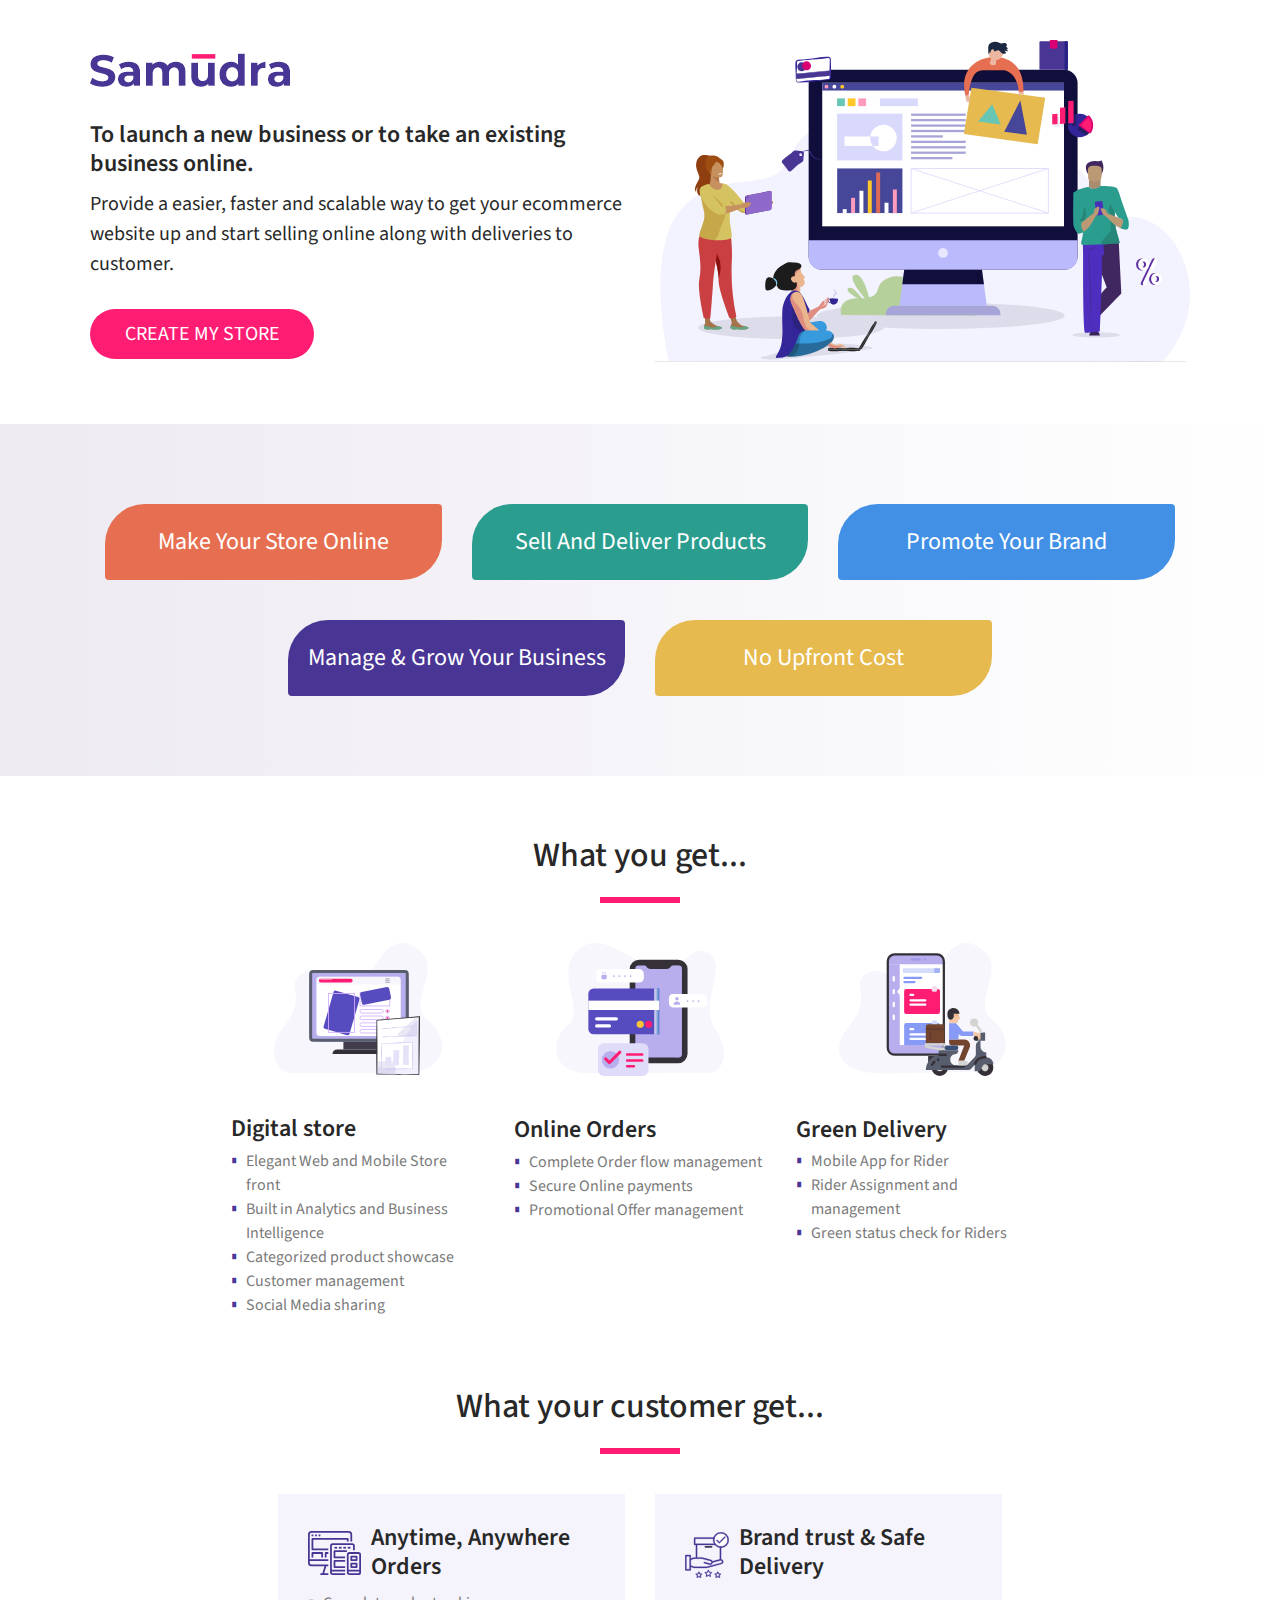
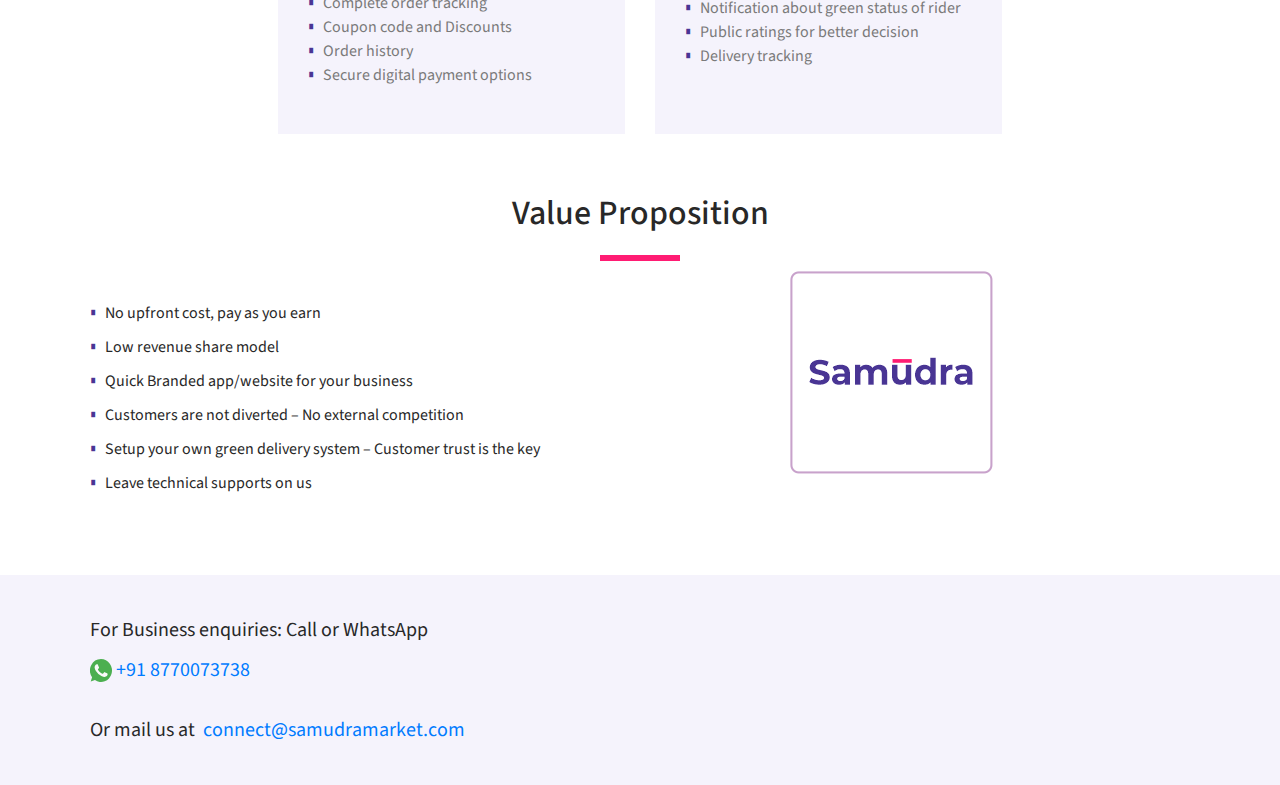
<file: Samudra/Samudra-UI/index.html>
<!doctype html>
<html>
<head>
	<title>Samudra</title>
	<meta charset="UTF-8">
	<meta name="keywords" content="ecommerce, online, products, shopping, samudra, store, food, groceries">
    <meta name="description" content="To launch a new business or to take an existing business online.  Provide a easier, faster and scalable way to get your ecommerce website up and start selling online along with deliveries to customer.">
    <meta name="author" content="Transility">
    <meta name="viewport" content="width=device-width, initial-scale=1.0">
	
	<link href="https://fonts.googleapis.com/css2?family=Source+Sans+Pro:wght@300;400;600;700;900&display=swap" rel="stylesheet">
	<link rel="stylesheet" href="assets/css/bootstrap/bootstrap.min.css">
	<link rel="icon" type="image/x-icon" sizes="16x16" href="assets/images/icon/favicon.ico">
	<link href="assets/css/style.css" rel="stylesheet">
</head>
<body>
	
	<!-- This is banner section-->		
	 <section class="banner">
		<div class="container">
			<div class="row banner-top">
             <div class="col-12 col-md-6 align-items-center">
                 <div class="banner-caption">
					<img src="assets/images/png/logo.png" class="img-fluid" alt="logo">
					<h3>To launch a new business or to take an existing business online.</h3>
					<p>Provide a easier, faster and scalable way to get your ecommerce website up and start selling online along with deliveries to customer.</p>
				    <div class="store-button">
					<a href="https://api.whatsapp.com/send?phone=+9187700 73738&text=Hi%2C+I+am+Interested+to+Create+my+store." target="_blank">Create My Store</a>	 
				    </div>
				</div>
			</div>
	
		         <div class="col-12 col-md-6">
					<div class="banner-image">
				        <img src="assets/images/svg/banner-image.svg" class="img-fluid" alt="banner">
					</div>
				</div>
		   </div>
	</div>
</section>
	
<!-- This is the tags section-->
<section class="tags attribute-section">
<div class="container">
		
	<div class="row attribute-section-row-1 tags-mr d-flex justify-content-center">
	    <div class="col-12 col-md-4 col-sm-12">
			<div class="tag-a orange-bg">Make Your Store Online</div>
		</div>
		<div class="col-12 col-md-4 col-sm-12">
			<div class="tag-a green-bg">Sell And Deliver Products</div>
		</div>
		<div class="col-12 col-md-4 col-sm-12">
			<div class="tag-a blue-bg">Promote Your Brand</div>	
		</div>			
	</div>
		<div class="row attribute-section-row-2 d-flex justify-content-center">
	      <div class="col-12 col-md-4 col-sm-12">
			<div class="tag-a purple-bg">Manage & Grow Your Business</div>
			</div>
			<div class="col-12 col-md-4 col-sm-12">
			<div class="tag-a yellow-bg">No Upfront Cost</div>
			</div>
		</div>
</div>
</section>

<!-- This is the What-you-get section-->
		
<section class="what-you-get">
	<div class="container">
	<h1>What you get...</h1>
     <div class="row wyg justify-content-center">
	    <div class="col-12 col-sm-12 col-md-3 wyg-card">
			<div class="wyg-box">
				<div class="wyg-img">
		  <img src="assets/images/svg/wyg-1.svg" class="img-fluid" alt="wyg-1">
				</div>
				<div class="wyg-content">
		  <h3 class="mt-0">Digital store</h3>
		     <ul>
                   <li>Elegant Web and Mobile Store front</li>
                   <li>Built in Analytics and Business Intelligence </li>
                   <li>Categorized product showcase</li>
			       <li>Customer management</li>
			       <li>Social Media sharing</li>
              </ul> 
					</div>
		</div>
			</div>
		 <!--<div class="col-12 col-sm-12 col-md-3 wyg-card">
		   <img src="assets/images/wyg-2.svg" class="img-fluid" alt="wyg-2">
		   <h3>Products Showcasing</h3>
		   <ul>
                   <li>Shopping cart</li>
                   <li>End User Management</li>
                   <li>Promotional Offers</li>
              </ul> 
		</div>-->
		 <div class="col-12 col-sm-12 col-md-3 wyg-card">
		   <img src="assets/images/svg/wyg-3.svg" class="img-fluid" alt="wyg-3">
		   <h3>Online Orders</h3>
		   <ul>
                   <li>Complete Order flow management</li>
                   <li>Secure Online payments</li>
                   <li>Promotional Offer management</li>
              </ul> 
		</div>
		 <div class="col-12 col-sm-12 col-md-3 wyg-card">
		   <img src="assets/images/svg/wyg-4.svg" class="img-fluid" alt="wyg-4">
		   <h3>Green Delivery</h3>
		   <ul>
                  <li>Mobile App for Rider</li>
                 <li>Rider Assignment and management </li>
			    <li>Green status check for Riders</li>  
              </ul> 	 
		</div>
	 </div>
	</div>
</section>
	
<!-- This is the What your customer get... section-->
<section class="What-your-customer-get">
<div class="container">
	<h1>What your customer get...</h1>
	<div class="row wycg justify-content-center">
	    <div class="col-md-4 col-12 col-sm-12">
			<div class="wycg-card">
			<div class="media wycg-title">
             <img class="mr-3 img-fluid" src="assets/images/svg/wycg-1.svg" alt="wycg-1">
              <div class="media-body">
                <h3 class="mt-0 wycg-heading">Anytime, Anywhere Orders  </h3>
			  </div>
             </div>
			 <ul>
                   <li>Complete order tracking</li>
				 <li> Coupon code and Discounts</li>
                   <li>Order history </li>
                   <li>Secure digital payment options </li>
              </ul>
          </div>
		</div>
		
		<!--<div class="col-md-4 col-12 col-sm-12">
			<div class="wycg-card">
			<div class="media wycg-title">
             <img class="mr-3 img-fluid" src="assets/images/wycg-2.svg" alt="wycg-2">
              <div class="media-body">
                <h3 class="mt-0">Promo coupons and ratings</h3>
              </div>
             </div>
			<ul>
                   <li>Coupon code and Discounts</li>
                     <li>Updates on products</li>
            </ul>
          </div>
		</div> -->
		
		
		<div class="col-md-4 col-12 col-sm-12 ">
			<div class="wycg-card">
			<div class="media wycg-title">
             <img class="mr-3 img-fluid" src="assets/images/svg/wycg-3.svg" alt="wycg-3">
              <div class="media-body">
                <h3 class="mt-0">Brand trust & Safe Delivery </h3>
              </div>
             </div>
			<ul>
                   <li>Notification about green status of rider </li>
                     <li>Public ratings for better decision</li>
                     <li>Delivery tracking</li>
                  </ul>
          </div>	
		</div>
	</div>	
</div>
</section>
	
<!-- How (Our Name) is better then... section-->
<section class="our-name">
<div class="container">
	<h1>Value Proposition</h1>
	<div class="row">
		 <div class="col-12 col-md-6 col-sm-12 our-name-left">
			<ul>
                   <li>No upfront cost, pay as you earn</li>
                     <li>Low revenue share model </li>
                     <li>Quick Branded app/website for your business  </li>
					 <li>Customers are not diverted – No external competition </li>
				<li>Setup your own green delivery system – Customer trust is the key</li>
					 <li>Leave technical supports on us</li>
				
				
			 </ul>	 
		</div>
		
		<div class="col-12 col-md-6 col-sm-12">
			<div class="brand-logo img-fluid"><img src="assets/images/png/brand.png" alt="brand-logo"></div>
			</div>
           
         </div>
	</div>	
</div>
</section>
	
<!-- footer section-->
<footer>
	<div class="container">
		<div class="row justify-content-between align-items-center">
		 <div class="col-auto footer-left">
			 <div class="footer-whtsap">
			<p>For Business  enquiries: Call or WhatsApp</p>
				 <a href="https://api.whatsapp.com/send?phone=+9187700 73738&text=Hi%2C+I+am+interested+to+Create+my+Store." target="_blank">
			<img src="assets/images/svg/whatsapp.svg" alt="whatsapp">&nbsp;<span>+91 8770073738</span></a>
<br><br> Or mail us at &nbsp;<a href="mailto:connect@samudramarket.com?subject=I am interested to Create my Store.">connect@samudramarket.com </a>
            </div>
	    </div>
			
		<div class="col-auto footer-right">
	<!--	<p>Let us reach you:</p>
			<form>
				<label for="phone"></label>
                <input type="tel" id="phone" name="phone" class="phone-number" placeholder="Enter Mobile Number" pattern="[0-9]{3}-[0-9]{3}-[0-9]{4}" maxlength="10">
				<button type="button" class="send-btn">Send</button>
			</form> -->
         </div>
		</div>
	</div>
</footer>

</body>
</html>
</file>
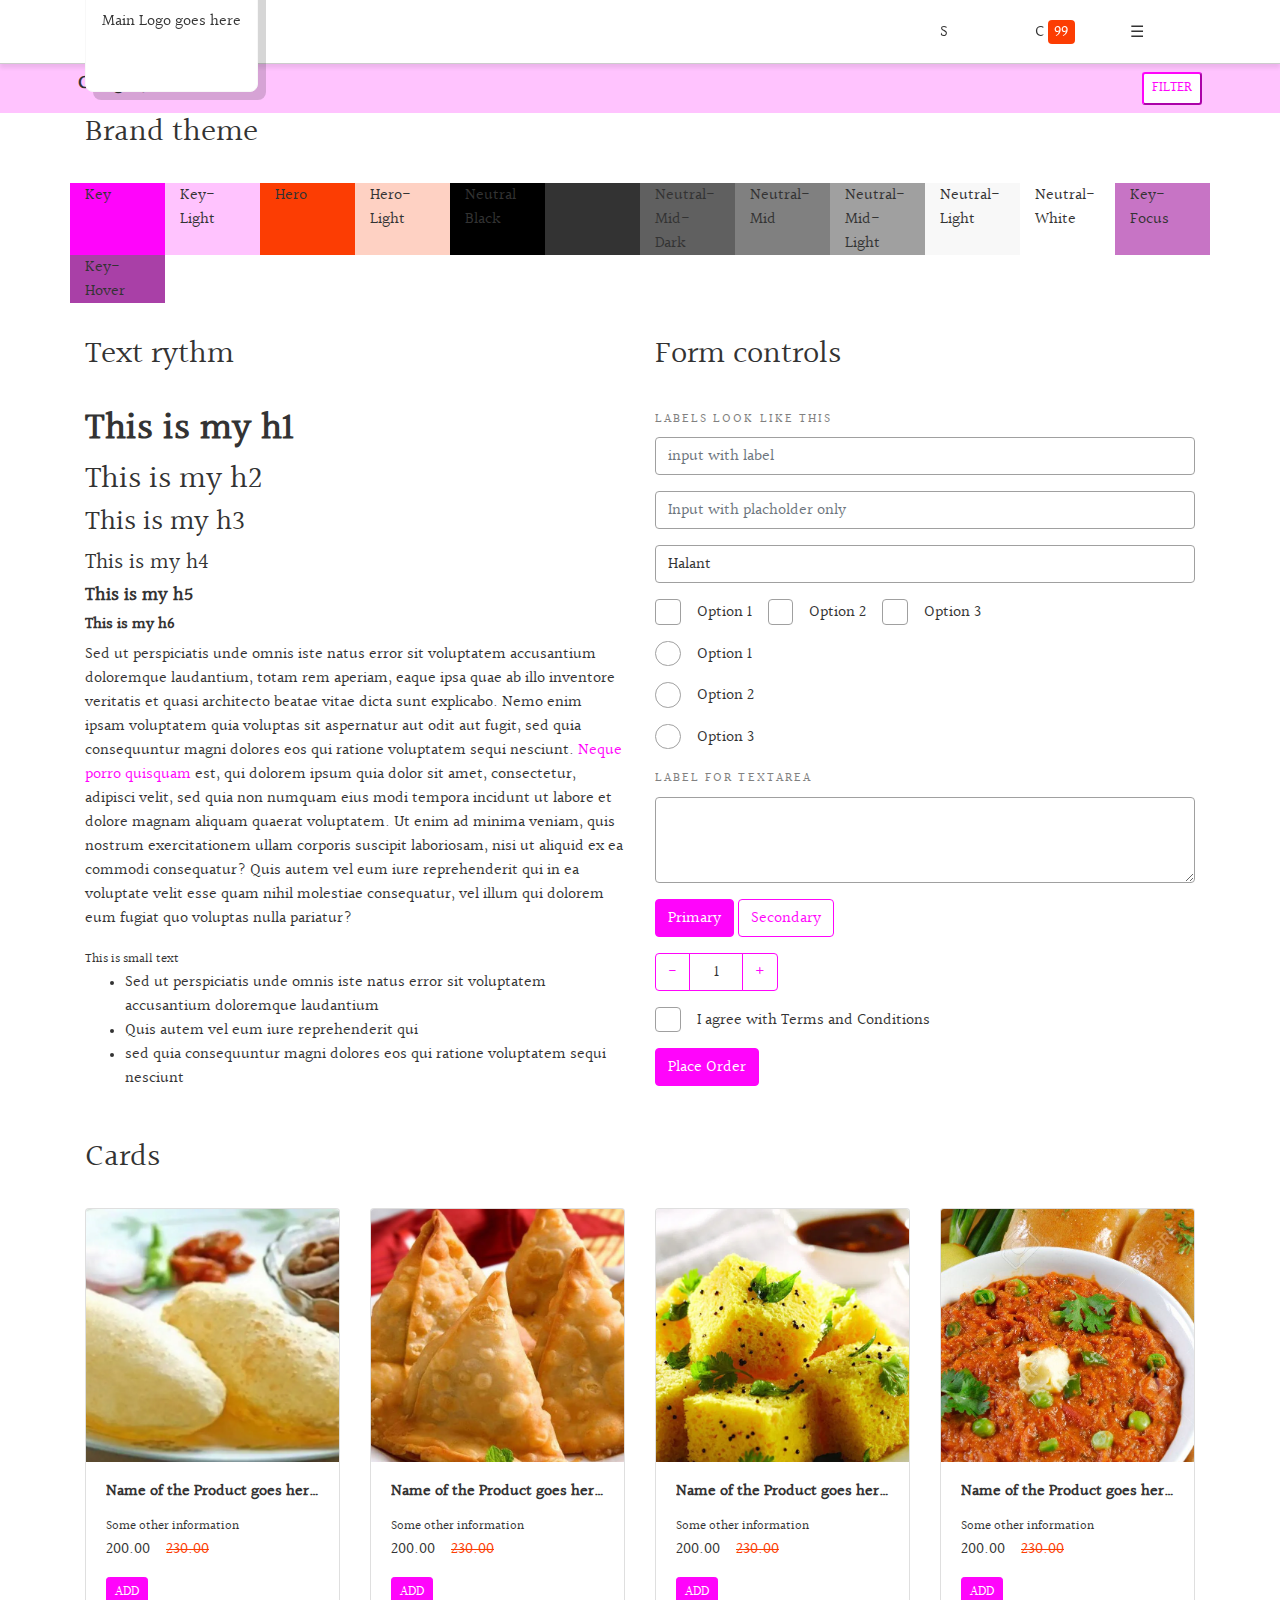
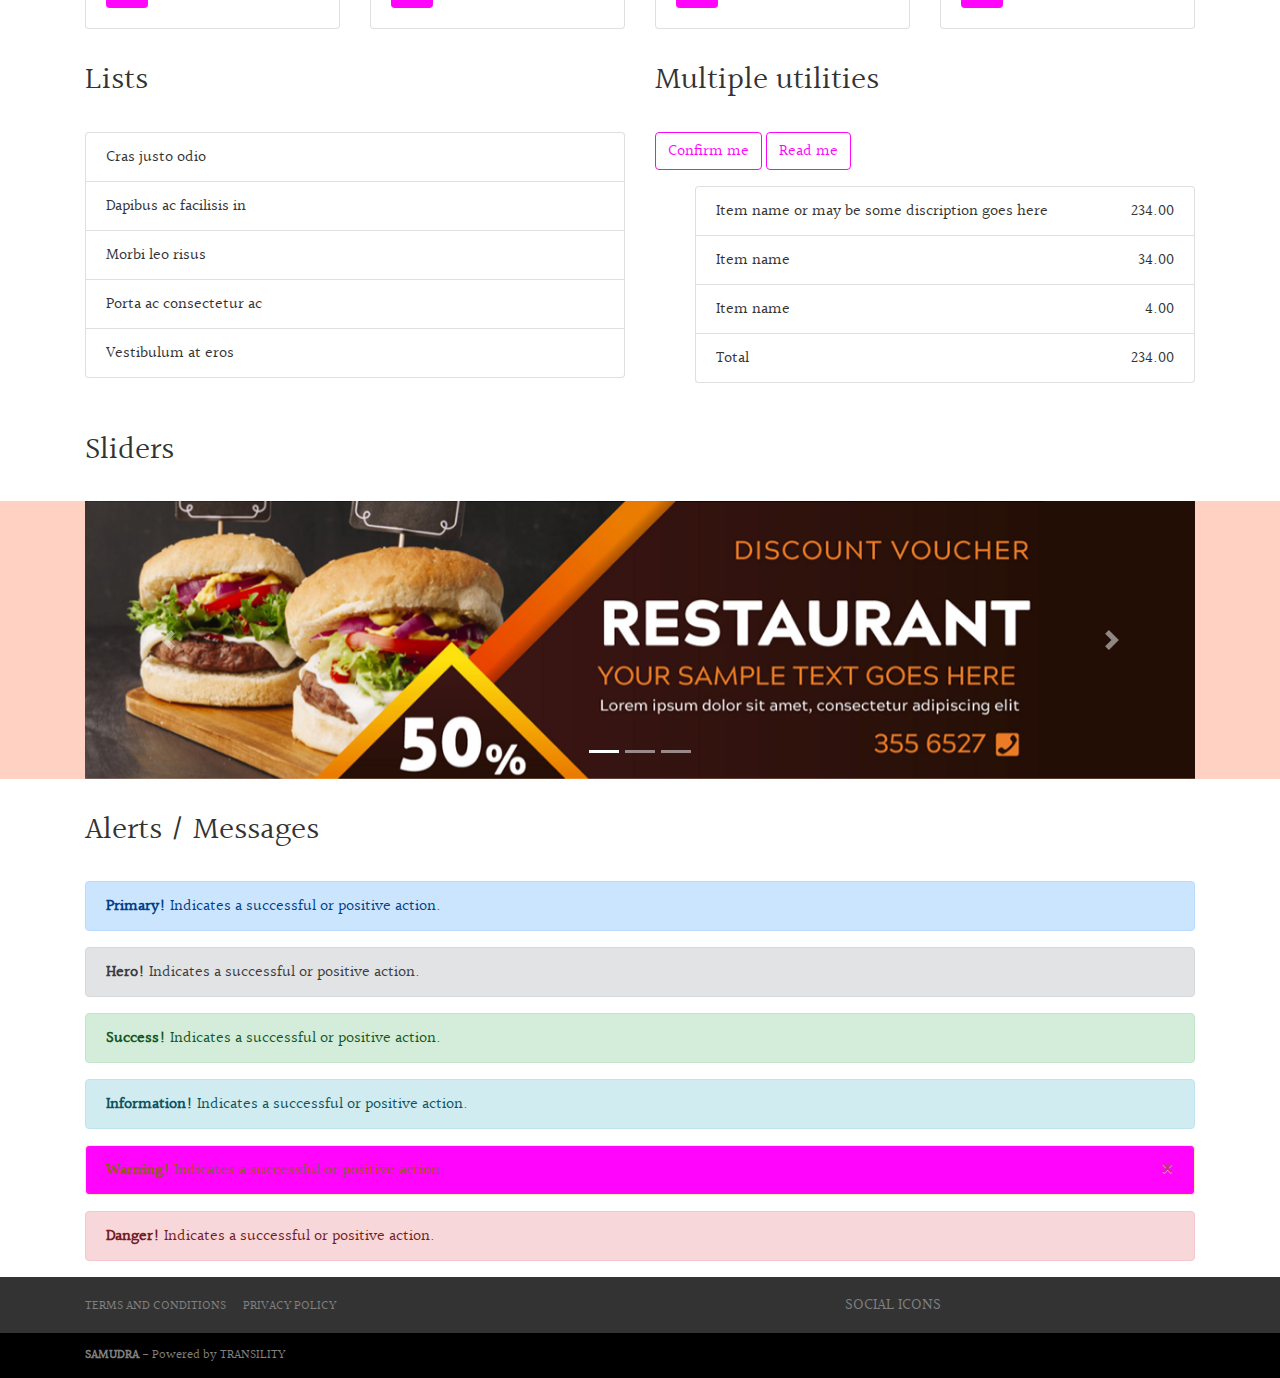
<file: Whitelabel/Whitelabel-UI/catalog.html>
<!doctype html>
<html lang="en">
<head>
<meta charset="utf-8">
<meta name="viewport" content="width=device-width, initial-scale=1.0">
<title>Catalog</title>
<link href="assets/css/bootstrap/bootstrap.min.css" rel="stylesheet" type="text/css">
<link href="assets/css/odms.css" rel="stylesheet" type="text/css">
<script src="assets/js/jquery/jquery-3.4.1.min.js"></script>
<script src="assets/js/bootstrap/bootstrap.min.js"></script>
<script src="assets/js/odms.js"></script>
</head>
<body>

	<!--Header-->
	<header>
	<div class="container">
		<div class="brander">Main Logo goes here</div>
	<div class="row">
		<div class="col-xl-9 col-lg-9 col-md-6 col-sm-4 col-xs-4 col-4"><div class="logo"></div></div>
		<div class="col-xl-1 col-lg-1 col-md-2 col-sm-2 col-xs-2 col-2 align-items-center"><div>S</div></div>
		<div class="col-xl-1 col-lg-1 col-md-2 col-sm-4 col-xs-4 col-4"><div>C<span class="badge ml-1">99</span></div></div>
		<div class="col-xl-1 col-lg-1 col-md-2 col-sm-2 col-xs-2 col-2"><div id="hamburger">&#9776;</div></div>
	</div>
	</div>
	</header>
	<div class="skin-key">
	<div class="container p-2">
	<div class="row">
		<div class="col-xl-10 col-lg-10 col-md-10 col-sm-8 col-xs-8 col-8 align-items-center"><h5>Category name</h5></div>
		<div class="col-xl-2 col-lg-2 col-md-2 col-sm-4 col-xs-4 col-4 text-right"><button class="btn-secondary btn-sm">FILTER</button></div>
	</div>
	</div>
	</div>
	<div class="container page">
	<!------------------------------------------------>	
	
	<!--Brand-->
	<div class="segment">	
	<h2 class="segment-title">Brand theme</h2>
	<div class="row">
		<div class="col-xl-1 col-lg-1 col-md-1 col-sm-1 col-xs-1 col-1" style="background-color:var(--key-color); ">Key</div>
		<div class="col-xl-1 col-lg-1 col-md-1 col-sm-1 col-xs-1 col-1" style="background-color:var(--key-light);">Key-Light</div>		
		<div class="col-xl-1 col-lg-1 col-md-1 col-sm-1 col-xs-1 col-1" style="background-color:var(--hero-color);">Hero</div>
		<div class="col-xl-1 col-lg-1 col-md-1 col-sm-1 col-xs-1 col-1" style="background-color:var(--hero-light);">Hero-Light</div>		
		<div class="col-xl-1 col-lg-1 col-md-1 col-sm-1 col-xs-1 col-1" style="background-color:var(--neutral-black);">Neutral Black</div>
		<div class="col-xl-1 col-lg-1 col-md-1 col-sm-1 col-xs-1 col-1" style="background-color:var(--neutral-dark);">Neutral Dark</div>
		<div class="col-xl-1 col-lg-1 col-md-1 col-sm-1 col-xs-1 col-1" style="background-color:var(--neutral-mid-dark);">Neutral-Mid-Dark</div>
		<div class="col-xl-1 col-lg-1 col-md-1 col-sm-1 col-xs-1 col-1" style="background-color:var(--neutral-mid);">Neutral-Mid</div>
		<div class="col-xl-1 col-lg-1 col-md-1 col-sm-1 col-xs-1 col-1" style="background-color:var(--neutral-mid-light);">Neutral-Mid-Light</div>
		<div class="col-xl-1 col-lg-1 col-md-1 col-sm-1 col-xs-1 col-1" style="background-color:var(--neutral-light);">Neutral-Light</div>
		<div class="col-xl-1 col-lg-1 col-md-1 col-sm-1 col-xs-1 col-1" style="background-color:var(--neutral-white);">Neutral-White</div>
		<div class="col-xl-1 col-lg-1 col-md-1 col-sm-1 col-xs-1 col-1" style="background-color:var(--key-focus);">Key-Focus</div>
		<div class="col-xl-1 col-lg-1 col-md-1 col-sm-1 col-xs-1 col-1" style="background-color:var(--key-hover);">Key-Hover</div>		
	</div>
	</div>		
	
<div class="row segment">
<div class="col-xl-6 col-lg-6 col-md-6 col-sm-12 col-xs-12 col-12">
	<!--Typerythm-->
	<h2 class="segment-title">Text rythm</h2>		
	<h1>This is my h1</h1>
	<h2>This is my h2</h2>
	<h3>This is my h3</h3>
	<h4>This is my h4</h4>
	<h5>This is my h5</h5>
	<h6>This is my h6</h6>
	<p>
		Sed ut perspiciatis unde omnis iste natus error sit voluptatem accusantium doloremque laudantium, totam rem aperiam, eaque ipsa quae ab illo inventore veritatis et quasi architecto beatae vitae dicta sunt explicabo. Nemo enim ipsam voluptatem quia voluptas sit aspernatur aut odit aut fugit, sed quia consequuntur magni dolores eos qui ratione voluptatem sequi nesciunt. <a href="">Neque porro quisquam</a> est, qui dolorem ipsum quia dolor sit amet, consectetur, adipisci velit, sed quia non numquam eius modi tempora incidunt ut labore et dolore magnam aliquam quaerat voluptatem. Ut enim ad minima veniam, quis nostrum exercitationem ullam corporis suscipit laboriosam, nisi ut aliquid ex ea commodi consequatur? Quis autem vel eum iure reprehenderit qui in ea voluptate velit esse quam nihil molestiae consequatur, vel illum qui dolorem eum fugiat quo voluptas nulla pariatur?
	</p>
	<small>This is small text</small>
	<ul>
		<li>Sed ut perspiciatis unde omnis iste natus error sit voluptatem accusantium doloremque laudantium</li>
		<li>Quis autem vel eum iure reprehenderit qui</li>
		<li>sed quia consequuntur magni dolores eos qui ratione voluptatem sequi nesciunt</li>
	</ul>	

</div>
<div class="col-xl-6 col-lg-6 col-md-6 col-sm-12 col-xs-12 col-12">
	<!--Forms-->
	<h2 class="segment-title">Form controls</h2>
		
	<label for="inputext">Labels Look like this</label>
    <input type="text" class="form-control" id="" placeholder="input with label" aria-describedby="">
		
    <input type="text" class="form-control" id="" placeholder="Input with placholder only" aria-describedby="">		
	
    <select id="input-font" class="input form-control"  onchange="changeFont(this);">
		<option value="halantregular">Halant</option>
		<option value="Helvetica400">Helvetica</option>
		<option value="latoregular">Lato</option>
		<option value="maven_proregular">Maven Pro</option>
		<option value="montserratregular">Montserrat</option>
		<option value="PlayfairDisplayRegular">Playfair Display</option>
		<option value="poppinsregular">Poppins</option>
		<option value="product_sansregular">Product Sans</option>
		<option value="RalewayRegular">Raleway</option>
		<option value="RobotoSlabRegular">Roboto Slab</option>
		<option value="SourceSansProRegular">Source Sans Pro</option>
    </select>
		
		
	<div class="form-check-inline">
  		<label class="form-check-label">
    	<input type="checkbox" value="">Option 1
  		</label>
	</div>
	<div class="form-check-inline">
  		<label class="form-check-label">
    	<input type="checkbox" value="">Option 2
  		</label>
	</div>
	<div class="form-check-inline">
  		<label class="form-check-label">
    	<input type="checkbox" value="" disabled>Option 3
  		</label>
	</div>		
	
	<div class="form-check">
  		<label class="form-check-label">
    	<input type="radio" name="optradio">Option 1
  		</label>
	</div>
	<div class="form-check">
  		<label class="form-check-label">
    	<input type="radio" name="optradio">Option 2
  		</label>
	</div>
	<div class="form-check">
  		<label class="form-check-label">
    	<input type="radio" name="optradio" disabled>Option 3
  		</label>
	</div>
	
    <label for="Texarea">Label for Textarea</label>
    <textarea class="form-control" id="Texarea" rows="3"></textarea>
		
	<div class="group">
	<button type="button" class="btn btn-primary">Primary</button>
	<button type="button" class="btn btn-secondary">Secondary</button>
	</div>
		
	<div class="input-group quantifier group">
		<div class="input-group-prepend"><button type="button" class="btn btn-secondary">-</button></div>
		<input type="text" class="form-control text-center" value="1" id="quantity" aria-describedby="">
		<div class="input-group-append"><button type="button" class="btn btn-secondary">+</button></div>
	</div> 
	
	<div class="group">
		<div class="form-check">
  		<label class="form-check-label">
    	<input type="checkbox" value="checked">I agree with Terms and Conditions
  		</label>
		</div>
		<button class="btn btn-primary d-block">Place Order</button>
	</div>

</div>
</div>		
		
	<!--Components-->		
		
	<h2 class="segment-title">Cards</h2>	
		
	<div class="row segment">
	<div class="col-xl-3 col-lg-3 col-md-3 col-sm-4 col-xs-6 col-6">
	<div class="card">
  	<img src="assets/images/cms/products/png/p1.png" class="card-img-top" alt="...">
  	<div class="card-body">
    <h6 class="card-title text-truncate">Name of the Product goes here amn trimmed</h6>
	<small>Some other information</small>
    <p class="card-text">200.00<del>230.00</del></p>
	<button type="button" class="btn btn-primary btn-sm">ADD</button>
  	</div>
	</div>
	</div>
		
	<div class="col-xl-3 col-lg-3 col-md-3 col-sm-4 col-xs-6 col-6">
	<div class="card">
  	<img src="assets/images/cms/products/png/p2.png" class="card-img-top" alt="...">
  	<div class="card-body">
    <h6 class="card-title text-truncate">Name of the Product goes here amn trimmed</h6>
	<small>Some other information</small>
    <p class="card-text">200.00<del>230.00</del></p>
	<button type="button" class="btn btn-primary btn-sm">ADD</button>
  	</div>
	</div>
	</div>
		
	<div class="col-xl-3 col-lg-3 col-md-3 col-sm-4 col-xs-6 col-6">
	<div class="card">
  	<img src="assets/images/cms/products/png/p3.png" class="card-img-top" alt="...">
  	<div class="card-body">
    <h6 class="card-title text-truncate">Name of the Product goes here amn trimmed</h6>
    <small>Some other information</small>
	<p class="card-text">200.00<del>230.00</del></p>
	<button type="button" class="btn btn-primary btn-sm">ADD</button>
  	</div>
	</div>
	</div>
		
	<div class="col-xl-3 col-lg-3 col-md-3 col-sm-4 col-xs-6 col-6">
	<div class="card">
  	<img src="assets/images/cms/products/png/p4.png" class="card-img-top" alt="...">
  	<div class="card-body">
    <h6 class="card-title text-truncate">Name of the Product goes here amn trimmed</h6>
	<small>Some other information</small>
	<p class="card-text">200.00<del>230.00</del></p>
	<button type="button" class="btn btn-primary btn-sm">ADD</button>
  	</div>
	</div>
	</div>		
		
	</div>
		
<div class="row segment">
<div class="col-xl-6 col-lg-6 col-md-6 col-sm-12 col-xs-12 col-12">
	<h2 class="segment-title">Lists</h2>
	<ul class="list-group">
  	<li class="list-group-item">Cras justo odio</li>
  	<li class="list-group-item">Dapibus ac facilisis in</li>
  	<li class="list-group-item">Morbi leo risus</li>
  	<li class="list-group-item">Porta ac consectetur ac</li>
  	<li class="list-group-item">Vestibulum at eros</li>
	</ul>	
</div>
	
<div class="col-xl-6 col-lg-6 col-md-6 col-sm-12 col-xs-12 col-12">
	<h2 class="segment-title">Multiple utilities</h2>
	<div class="group">
	<button type="button" class="btn btn-secondary" data-toggle="modal" data-target="#confirms">Confirm me</button>	
	<button type="button" class="btn btn-secondary" data-toggle="modal" data-target="#legals">Read me</button>
	</div>
	
	<div class="list-group">
		<ul>
	<li class="list-group-item"><span>Item name or may be some discription goes here</span><span class="float-right text-right text-nowrap">234.00</span></li>
	<li class="list-group-item"><span>Item name</span><span class="float-right text-right text-nowrap">34.00</span></li>
	<li class="list-group-item"><span>Item name</span><span class="float-right text-right text-nowrap">4.00</span></li>
	<li class="list-group-item"><span>Total</span><span class="float-right text-right text-nowrap">234.00</span></li>
</ul>	
</div>
	
</div>	
</div>		
	
	<h2 class="segment-title">Sliders</h2>
	</div>
	<div class="skin-hero segment">
	<div class="container">
	<div id="carouselExampleIndicators" class="carousel slide" data-ride="carousel">
  	<ol class="carousel-indicators">
    <li data-target="#carouselExampleIndicators" data-slide-to="0" class="active"></li>
    <li data-target="#carouselExampleIndicators" data-slide-to="1"></li>
    <li data-target="#carouselExampleIndicators" data-slide-to="2"></li>
  	</ol>
  	<div class="carousel-inner">
    <div class="carousel-item active">
      <img src="assets/images/cms/carousel/png/1.png" class="d-block w-100" alt="...">
    </div>
    <div class="carousel-item">
      <img src="assets/images/cms/carousel/png/2.png" class="d-block w-100" alt="...">
    </div>
    <div class="carousel-item">
      <img src="assets/images/cms/carousel/png/3.png" class="d-block w-100" alt="...">
    </div>
  	</div>
  	<a class="carousel-control-prev" href="#carouselExampleIndicators" role="button" data-slide="prev">
    <span class="carousel-control-prev-icon" aria-hidden="true"></span>
    <span class="sr-only">Previous</span>
  	</a>
  	<a class="carousel-control-next" href="#carouselExampleIndicators" role="button" data-slide="next">
    <span class="carousel-control-next-icon" aria-hidden="true"></span>
    <span class="sr-only">Next</span>
  	</a>
	</div>	
	</div>
	</div>
	
	<div class="container">	
	<h2 class="segment-title">Alerts / Messages</h2>
		
	<div class="alert alert-primary">
  	<strong>Primary!</strong> Indicates a successful or positive action.
	</div>
		
	<div class="alert alert-secondary">
  	<strong>Hero!</strong> Indicates a successful or positive action.
	</div>
		
	<div class="alert alert-success">
  	<strong>Success!</strong> Indicates a successful or positive action.
	</div>
		
	<div class="alert alert-info">
  	<strong>Information!</strong> Indicates a successful or positive action.
	</div>
		
	<div class="alert alert-warning alert-dismissible fade show">
  	<strong>Warning!</strong> Indicates a successful or positive action.
	<button type="button" class="close" data-dismiss="alert" aria-label="Close"><span aria-hidden="true">&times;</span></button>
	</div>
		
	<div class="alert alert-danger">
  	<strong>Danger!</strong> Indicates a successful or positive action.
	</div>		
	
</div>	


	
	<!------------------------------------------------>

	<!--Footer-->
	<footer>
		<div id="footer-business"><div class="container">
			<div class="row">
			<div class="col-xl-8 col-lg-8 col-md-8 col-sm-12 col-xs-12 col-12">
			<div class="d-inline small"><a href="" data-toggle="modal" data-target="#legals">Terms and Conditions</a></div>
			<div class="d-inline small"><a href="" data-toggle="modal" data-target="#legals">Privacy Policy</a></div>
			</div>
			<div class="col-xl-4 col-lg-4 col-md-4 col-sm-12 col-xs-12 col-12">
			<div>Social icons</div>
			</div>		
			</div>			
		</div></div>
		<div id="footer-odms"><div class="container">
			<div class="row"><div class="col-12 small"><strong>SAMUDRA</strong> - Powered by <a href="">TRANSILITY</a></div></div>
		</div></div>
	</footer>
	
	
	<!--Modal-->
	<div class="modal" tabindex="-1" role="dialog" id="confirms" data-backdrop="static">
  	<div class="modal-dialog modal-dialog-centered"><div class="modal-content">
	<h4>Would you like to close this message now?</h4>
	<div class="modal-footer">
	<button type="button" class="btn btn-primary" data-dismiss="modal">Yes</button>
	<button type="button" class="btn btn-secondary" data-dismiss="modal">No</button>	
	</div>
    </div></div>
	</div>
	
	<div class="modal" tabindex="-1" role="dialog" id="legals">
  	<div class="modal-dialog modal-dialog-scrollable"><div class="modal-content">
		<h4>Read me</h4>
	<div class="modal-body">
		<p>Sed ut perspiciatis unde omnis iste natus error sit voluptatem accusantium doloremque laudantium, totam rem aperiam, eaque ipsa quae ab illo inventore veritatis et quasi architecto beatae vitae dicta sunt explicabo. Nemo enim ipsam voluptatem quia voluptas sit aspernatur aut odit aut fugit, sed quia consequuntur magni dolores eos qui ratione voluptatem sequi nesciunt. Neque porro quisquam est, qui dolorem ipsum quia dolor sit amet, consectetur, adipisci velit, sed quia non numquam eius modi tempora incidunt ut labore et dolore magnam aliquam quaerat voluptatem. Ut enim ad minima veniam, quis nostrum exercitationem ullam corporis suscipit laboriosam, nisi ut aliquid ex ea commodi consequatur? Quis autem vel eum iure reprehenderit qui in ea voluptate velit esse quam nihil molestiae consequatur, vel illum qui dolorem eum fugiat quo voluptas nulla pariatur?</p>
		<p>Sed ut perspiciatis unde omnis iste natus error sit voluptatem accusantium doloremque laudantium, totam rem aperiam, eaque ipsa quae ab illo inventore veritatis et quasi architecto beatae vitae dicta sunt explicabo. Nemo enim ipsam voluptatem quia voluptas sit aspernatur aut odit aut fugit, sed quia consequuntur magni dolores eos qui ratione voluptatem sequi nesciunt. Neque porro quisquam est, qui dolorem ipsum quia dolor sit amet, consectetur, adipisci velit, sed quia non numquam eius modi tempora incidunt ut labore et dolore magnam aliquam quaerat voluptatem. Ut enim ad minima veniam, quis nostrum exercitationem ullam corporis suscipit laboriosam, nisi ut aliquid ex ea commodi consequatur? Quis autem vel eum iure reprehenderit qui in ea voluptate velit esse quam nihil molestiae consequatur, vel illum qui dolorem eum fugiat quo voluptas nulla pariatur?</p>		
	</div>
	<div class="modal-footer">
	<button type="button" class="btn btn-secondary" data-dismiss="modal">Close</button>	
	</div>
    </div></div>
	</div>	
	
	<!--Sidebar-->
	<div class="drawer">
		<div>
		<span id="closemenu">CLSOE</span>
		</div>
		<div id="usermenu">
		<ul class="list-group">
		<li class="list-group-item">Brand logo</li>	
  		<li class="list-group-item">9898787656</li>
  		<li class="list-group-item"><a href="">Profile</a></li>
  		<li class="list-group-item"><a href="">Orders</a></li>
  		<li class="list-group-item"><a href="">Wallet</a></li>
  		<li class="list-group-item"><a href="">More</a></li>
		</ul>
		</div>
	</div>	
	
</body>
</html>
</file>
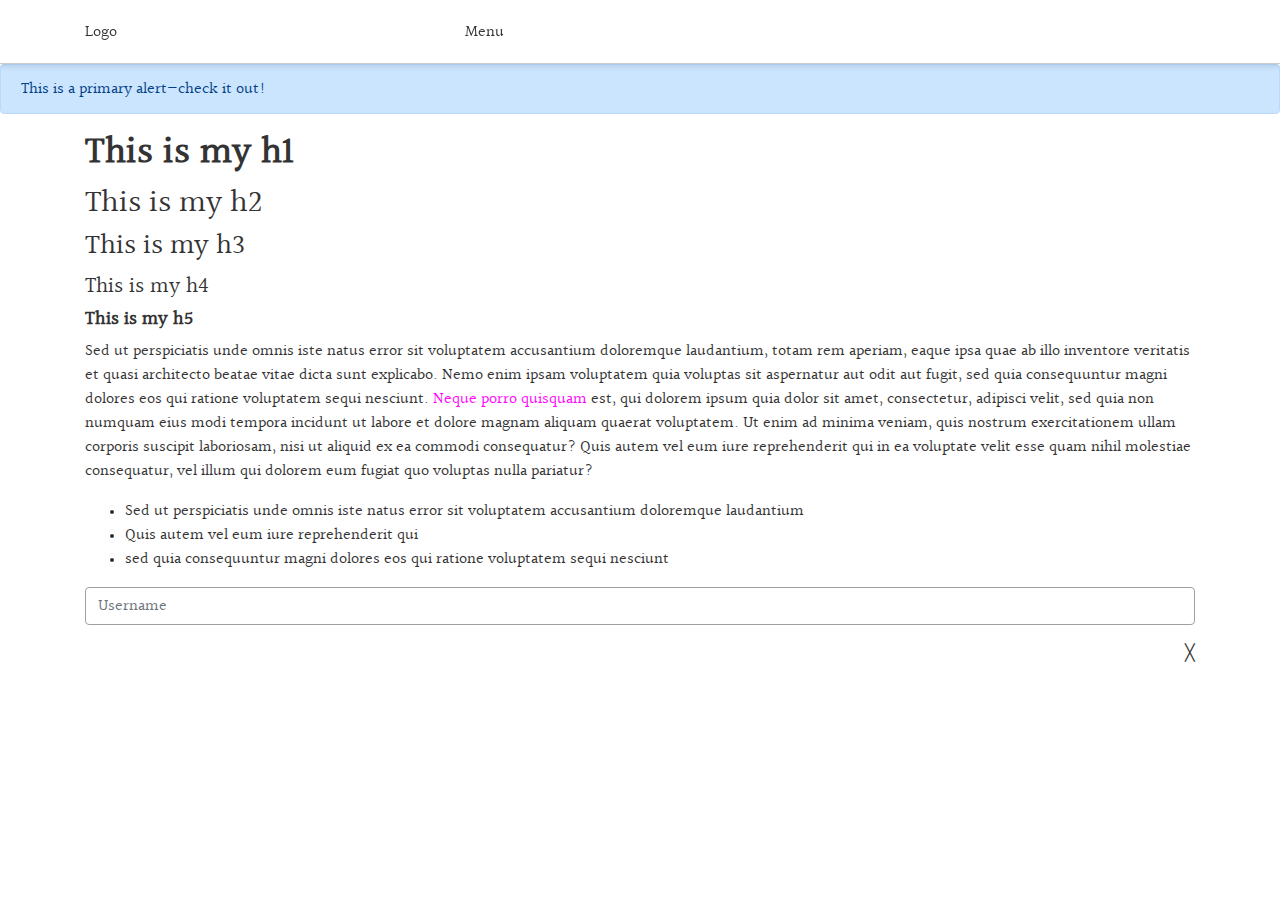
<file: Whitelabel/Whitelabel-UI/theming.html>
<!doctype html>
<html>
<head>
<meta charset="utf-8">
<meta name="viewport" content="width=device-width, initial-scale=1.0">
<title>Sai</title>
<link href="assets/css/bootstrap/bootstrap.min.css" rel="stylesheet" type="text/css">
<link href="assets/css/odms.css" rel="stylesheet" type="text/css">
<script src="assets/js/jquery/jquery-3.4.1.min.js"></script>
<script src="assets/js/bootstrap/bootstrap.min.js"></script>
<script src="assets/js/odms.js"></script>
</head>
<body>

	<!--Header-->
	<header>
	<div class="container">
	<div class="row">
		<div class="col-xl-4 col-lg-4 col-md-4 col-sm-8 col-xs-8 col-8">
		<div>Logo</div>
		</div>
		<div class="col-xl-8 col-lg-8 col-md-8 col-sm-4 col-xs-4 col-4">
		<div>Menu</div>
		</div>			
	</div>
	</div>
	</header>
	
	<div class="alert alert-primary" role="alert">This is a primary alert—check it out!</div>
	
	<div class="container">


	<!--Typerythm-->
	<h1>This is my h1</h1>
	<h2>This is my h2</h2>
	<h3>This is my h3</h3>
	<h4>This is my h4</h4>
	<h5>This is my h5</h5>
	<p>
		Sed ut perspiciatis unde omnis iste natus error sit voluptatem accusantium doloremque laudantium, totam rem aperiam, eaque ipsa quae ab illo inventore veritatis et quasi architecto beatae vitae dicta sunt explicabo. Nemo enim ipsam voluptatem quia voluptas sit aspernatur aut odit aut fugit, sed quia consequuntur magni dolores eos qui ratione voluptatem sequi nesciunt. <a href="">Neque porro quisquam</a> est, qui dolorem ipsum quia dolor sit amet, consectetur, adipisci velit, sed quia non numquam eius modi tempora incidunt ut labore et dolore magnam aliquam quaerat voluptatem. Ut enim ad minima veniam, quis nostrum exercitationem ullam corporis suscipit laboriosam, nisi ut aliquid ex ea commodi consequatur? Quis autem vel eum iure reprehenderit qui in ea voluptate velit esse quam nihil molestiae consequatur, vel illum qui dolorem eum fugiat quo voluptas nulla pariatur?
	</p>
	<ul>
		<li>Sed ut perspiciatis unde omnis iste natus error sit voluptatem accusantium doloremque laudantium</li>
		<li>Quis autem vel eum iure reprehenderit qui</li>
		<li>sed quia consequuntur magni dolores eos qui ratione voluptatem sequi nesciunt</li>
	</ul>
	
	<!--Forms-->
		
	<input type="text" class="form-control" placeholder="Username" aria-label="Username" aria-describedby="basic-addon1">		
	
	<!--Fotoer-->
	<footer>
	<div id="footer1">
		<div class="container">
		<div class="row"> 
		</div>
		</div>
	</div>
	</footer>
	
	<!--Sidebar-->
	<div class="sidebar" id="sidebar">
		<div class="text-right"><span id="closemenu">&#9587;</span></div>
		<div id="header-mobilelinks"></div>
	</div>

</body>
</html>
</file>
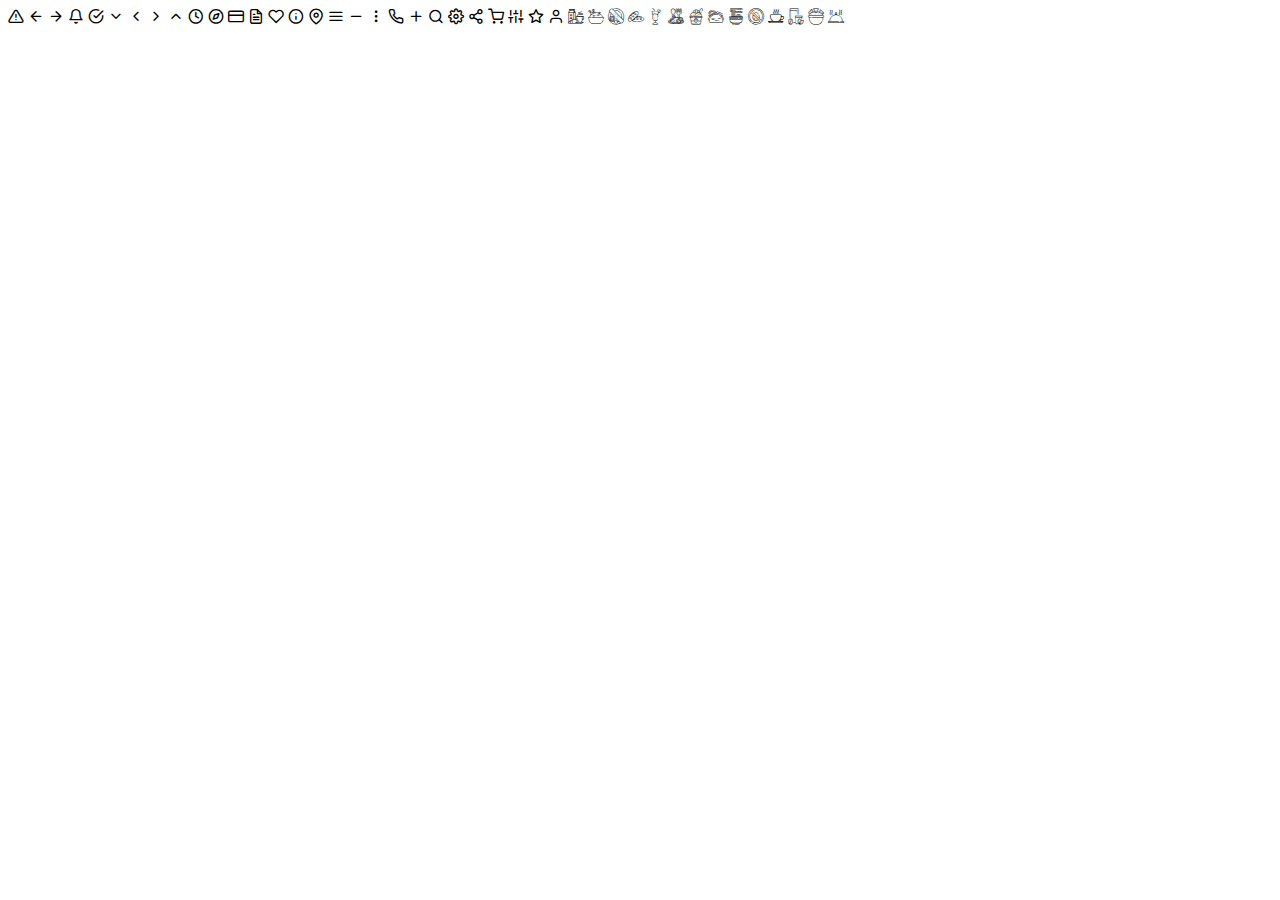
<file: Whitelabel/Whitelabel-UI/assets/icons/odmsfont.html>
<!doctype html>
<html>
<head>
<meta charset="utf-8">
<title>icons</title>
	<link href="style.css" rel="stylesheet">	
</head>
	

<body>
	
	<i data-icon="&#xe900;" class="iconalert icomoonfont"></i>
	<i data-icon="&#xe901;" class="iconarrow-left icomoonfont"></i>
	<span class="iconarrow-right icomoonfont"></span>
	<span class="iconnotification icomoonfont"></span>
	<span class="iconcheck-circle icomoonfont"></span>
	<span class="iconchevron-down icomoonfont"></span>
	<span class="iconchevron-left icomoonfont"></span>
	<span class="iconchevron-right icomoonfont"></span>
	<span class="iconchevron-up icomoonfont"></span>
	<span class="iconclock icomoonfont"></span>
	<span class="iconcurrent-location icomoonfont"></span>
	<span class="iconcredit-card icomoonfont"></span>
	<span class="iconmenu-list icomoonfont"></span>
	<span class="iconlike icomoonfont"></span>
	<span class="iconinfo icomoonfont"></span>
	<span class="iconlocation icomoonfont"></span>
	<span class="iconmenu icomoonfont"></span>
	<span class="iconminus icomoonfont"></span>
	<span class="iconmore-vertical icomoonfont"></span>
	<span class="iconphone icomoonfont"></span>
	<span class="iconplus icomoonfont"></span>
	<span class="iconsearch icomoonfont"></span>
	<span class="iconsettings icomoonfont"></span>
	<span class="iconshare icomoonfont"></span>
	<span class="iconshopping-cart icomoonfont"></span>
	<span class="iconfilters icomoonfont"></span>
	<span class="iconstar icomoonfont"></span>
	<span class="iconuser icomoonfont"></span>
	
	<!-- Product Catergory Icons -->
	
	
    <span class="iconbreakfast icomoonfont"></span>
	<span class="iconbiryani icomoonfont"></span>
	<span class="icondosa icomoonfont"></span>
	<span class="iconbread icomoonfont"></span>
	<span class="iconbeverages icomoonfont"></span>
	<span class="iconlunch icomoonfont"></span>
	<span class="icondesserts icomoonfont"></span>
	<span class="iconItalian icomoonfont"></span>
	<span class="iconchinese icomoonfont"></span>
	<span class="iconfat-free icomoonfont"></span>
	<span class="icontea icomoonfont"></span>
	<span class="iconcoffee icomoonfont"></span>
	<span class="iconsnack icomoonfont"></span>
	<span class="icondinner icomoonfont"></span>
	
	
	
	
</body>
	
</html>
</file>
<file: Samudra/Samudra-UI/assets/css/style.css>
*{
	margin: 0;
    padding: 0;
    box-sizing: border-box;
	}
html
 	{
 	font-size:10px; 
	}
h1{
	font-size: 3.4rem;
	text-align: center;
	margin-top:6rem;
}
h1:after
  {
	content:"";
	display:block;
	width:80px;
	border-top: 6px solid #FF1C73;
	margin:2rem 0 4rem 0;
	margin-left: auto;
	margin-right:auto;
  }
h3
  {
	font-size:2.4rem;
	font-weight: 600;
	
  }
p{
	font-size:2rem;
}
ul{
	font-size:1.6rem;
	color:#7A7A7A;
	
}
ul li::before {
  content: "\220E";
  color: #493594;
  font-weight: bold;
  display: inline-block;
  width: 1em;
  font-size:10px;
  position: absolute;
    left: 0;
    top: 4px;
}
li{
	list-style-type: none;
	position: relative;
    padding-left: 15px;
}


@media(max-width: 1200px){
	html{
		font-size:12px;
	}}
@media(max-width: 1100px){
	html{
		font-size:8px;
	}}
@media(max-width: 992px){
	html{
		font-size:8px;
	}}
@media(max-width: 768px){
	html{
		font-size:6.5px;
	}}
@media(max-width: 576px){
	html{
		font-size:7px;
	}}	

body
 	{
    font-family: 'Source Sans Pro', sans-serif;
    color: #282828;
    font-size: 1rem;
 	}
.container
 	{
 	width: 1140px;
    margin-left: auto;
    margin-right: auto;
    max-width: 100%;
    padding-left: 2rem;
    padding-right: 2rem;
 	}
img{
	max-width:100%;
	}

.banner-top
   {
	margin-top:4rem;
   }

.banner-caption h3
 	{
	margin-top: 2rem;
    }
.banner-caption p
    {
	margin-top: 1rem;
	
    }
.banner-image img
{
	display: block;
    width: 100%;
    max-width: 100%;
}

.store-button
  {
  background-color: #FF1C73;
  border-radius: 28px;
  padding: 10px;
  text-align: center;
  font-size: 2rem;
  text-transform:uppercase;
  max-width:100%;
  width:22.4rem;
  margin-top:3rem;
  }

.store-button a
  {
	text-decoration: none;
	color:white;
   }
.attribute-section
{  
  background-color: #F6F6F8;
  background-image: linear-gradient(to right, #EDEAF2, white);
	margin:6rem 0 0 0;
	padding:4rem 0 4rem 0;
}

/*.tags
 	{
 	background-color: #F6F6F8;
    background-size: cover;
    background-image: url("../images/tags_bg.jpg");
    background-repeat: no-repeat;
    background-position: center center;
	margin:6rem 0 0 0;
	padding:4rem 0 4rem 0;
		
    }*/
.tags .row
  {
	margin:4rem 0 4rem 0;
  }


.tags 
  {
  font-size: 2.4rem;
  color:white;
  text-decoration: none;
  }
.tags .tag-a 
  {
	background-color: #E76F51;
	border-radius: 40px 4px 40px 4px;
    padding: 2rem 1rem;
	
	max-width: 390px;
	width:100%;
	text-align: center;
	
  }

.tags .orange-bg
  {
	background-color: #E76F51;
  }
.tags .green-bg
  {
	background-color:#2A9D8F;
  }
.tags .blue-bg
  {
	background-color:#4190E6;
  }
.tags .purple-bg
  {
	background-color:#493594;
    margin: 0 auto;
  }
.tags .yellow-bg
  {
	background-color:#E6BA4E;
  }
	
.wyg img
  {
	margin: 0 auto 4rem;
    display: block;
    text-align: center;
  }



.wyg img:hover
  {
	position: relative;
    top: -4px;
    transition: .3s ease-in-out;
  }

.wycg .wycg-card
  {
	background-color: #F5F3FC;
	padding:3rem;
	min-height: 24rem;
  }



.wycg-title{
	align-items: center;
	margin-bottom: 1rem;
}
.wycg-heading{
	display: flex;
	align-content: center;
	margin-bottom:0;
	
}


.our-name-left ul
{
	
	color:#282828;	

}

.our-name-left ul li
{
	padding-bottom: 1rem;
}



.brand-logo
{
	position: relative;
    z-index: 99;
	margin-left: 13.5rem;
	margin-top: -3rem;
	transition: all 0.3s ease-in-out;
}


.brand-logo:hover
 {
	    transform: scale(1.1);
 }
.other-brand-logo img
{
	margin-top: -15rem;
}


footer
{
	background: #F5F3FC;
	font-size: 2rem;
	margin-top:6rem;
	padding: 4rem 0 4rem 0;
}
.footer-whtsap a
{
	text-decoration: none;
	
}

.footer-whtsap a spam
{
	padding-left: 1rem;
	font-weight: 600;
	color:#282828;
}
.phone-number{
  
  border:0.5px solid #7A7A7A;
  border-radius: 28px;
  padding: 10px;
  text-align: left;
  font-size: 1.4rem;
  max-width: 100%;
  width:30rem;
 
}


.send-btn
{
  background-color: #FF1C73;
  border-radius: 28px;
  border:none;
  padding: 10px;
  text-align: center;
  font-size: 1.6rem;
  color:white;
  text-transform:uppercase;
  max-width: 100%;
  width:10rem;
  margin-left:1rem;
 
}
@media(max-width: 1024px){
	.brand-logo img{
	 width:100%;
	 max-width:20rem;
     margin:2rem 0 0 0	 
	}
	.other-brand-logo img{
     margin-top: -16rem;
	}
}
@media (max-width: 768px) {
	.wycg .wycg-card {
	  min-height:180px;
	 
	}
	.wycg-card ul{
	 margin-top:1.5rem;
		 font-size:2rem;
	}
	.our-name-left ul{
	 font-size:2rem;
	}
	 .other-brand-logo img{
     margin-top: -20rem;
	}
	 .our-name .row{
	margin-left:1rem;
	}
	 .brand-logo img{
	 width:100%;
	 max-width:20rem;
     margin:2rem 0 0 0	 
	}
	.other-brand-logo img{
     margin-top: -16rem;
	}
	
}

@media (max-width: 576px) {
	.banner-caption img{
		width:15rem;
	}
	.banner-image {
	 margin-top:4rem;
	}
	.store-button {
	 padding: 8px;
	 margin-top:3rem;
	}
	.tags .row {
	 margin:0;
	}
	.tags .tag-a {
	 margin-bottom:2rem;
	}
	.wyg img {
	 margin: 0 auto 1.6rem;
	}
	.wyg-card {
	 margin-bottom:4rem;
	}
	.wyg-card:last-child{
		margin-bottom:0rem !important;
	}
	.wyg .wyg-card h3{
		
		text-align: center;
	}
	.wyg-card ul{
	max-width: 180px;
    margin: 0 auto;
	}
	
	.wyg p {
	font-size:2rem;
	}
	
	.wycg .wycg-card {
	 min-height:inherit;
	 margin-bottom: 2rem;
	}
	 .wycg-card ul{
	 margin-top:1.5rem;
		 font-size:2rem;
	}
	 .our-name-left ul{
	 font-size:2rem;
	}
	.our-name .row{
	 margin-right: 0px !important;
    margin-left: 0px !important;
	}
	 .brand-logo{
	 width:100%;
	}
	.other-brand-logo img{
     margin-top: -16rem;
	}
	.footer-whtsap{
     max-width:100%;
		 display:block;
		 margin:0 auto; 
	}
	.footer-right, .footer-left{
     margin-top: 4rem;
		 max-width:100%;
		 display:block;
		 margin:0 auto; 
		 text-align: center;
		 
	}
	.footer-right{
		margin-top:2rem;
	}
}
@media (max-width: 375px) {
	 .brand-logo{
	 width:100%;
		
	}
	 .other-brand-logo img{
     margin-top: -14rem;
	}
	.footer-right{
		margin-top:2rem;
	}
}
</file>
<file: Whitelabel/Whitelabel-UI/assets/css/odms.css>
@charset "utf-8";
/* ODMS CSS Document */

/* BASE COLORS AND FONTS*/

:root {
  --key-color: hsl(301, 100%, 51%);
  --key-light: rgb(255, 3, 252,0.16); 
  --key-hover: #b30059;
  --key-focus: #ff4da6;
  --hero-color: hsl(14, 98%, 50%);
  --hero-light: rgba(252, 61, 3);
  --neutral-black: #000000;	
  --neutral-dark: #333333;
  --neutral-mid-dark: #606060;	
  --neutral-mid: #808080;
  --neutral-mid-light: #A0A0A0;	
  --neutral-light: #F8F8F8;
  --neutral-white: #ffffff;
  --font-family: halantregular;

  --transition-duration: 0.6s ease;
  --transition-end-duration: 0.7s ease;

  --standard-border-radius: 3px;

  --category-two-icon-content: '\e91c';
  --placeholder-search-color: #e5eaed; 
}

/*FOUNDATION*/
body{ font-family: var(--font-family), sans-serif; font-size: 16px; color: var(--neutral-dark); padding-top: 4em;
	
}

/*TYPERYTHM*/
label:not(.form-check-label){font-weight:400; font-size: 0.8em; color: var(--neutral-mid); text-transform: uppercase; letter-spacing: 0.16em;}
h1{font-weight: 900; font-size: 2.4em;}
h2{font-weight: 400; font-size: 2em;}
h3{font-weight: 400; font-size: 1.8em;}
h4{font-weight: 400; font-size: 1.4em;}
h5{font-weight: 900; font-size: 1.2em;}
h6{font-weight: 900; font-size: 1em;}
p{font-weight: 400; font-size: 1em;}

small{font-weight:400; font-size: 0.8em;}
del{margin: 0 1em; color: var(--hero-color); word-break: keep-all;}
a:hover{text-decoration: none;}

/*VISUAL FEEDBACK*/
a{color:var(--key-color);}
a:hover{color:var(--key-hover);}
input[type=text]:focus{border-color: var(--key-color);}

/*LAYER MODELS*/
.drawer{z-index: 101;}
.brander, .navigation-wrap{z-index: 100;}
header, .toast-wrapper.show, .suggestion-wrapper{z-index: 99;}
.page, footer{z-index: 98;}

/*SPACES*/
.form-check, .form-check-inline, .form-control, .group{margin-bottom: 1em;}

/*COMPONENTS*/
header{
	display: flex;
	align-items: center;
	box-sizing: border-box;
	box-shadow: 0px 4px 4px rgba(0, 0, 0, 0.08);
	position: fixed;
	width: 100%;
	height: 4em;
	top: 0px;
	background-color:var(--neutral-white);
	border-bottom: 1px solid #ccc;
}

#footer-business{
	box-sizing: border-box;
	width: 100%;
	padding: 1em 0;
	background-color:var(--neutral-dark);
	color: var(--neutral-mid);
	text-transform: uppercase;
}
#footer-odms{
	box-sizing: border-box;
	width: 100%;
	padding: 0.8em 0;	
	background-color:var(--neutral-black);
	color: var(--neutral-mid);	
}

.skin-key{
	box-sizing: border-box;
	background-color: var(--key-light);
}
.skin-hero{
	box-sizing: border-box;	
	background-color: var(--hero-light);
}
.segment{
	box-sizing: border-box;	
	margin-bottom: 2em;
}
.segment-title{
	margin-bottom: 1em;
}
.badge{
	background-color: var(--hero-color);
	color: var(--neutral-white);
	padding: 0,4em;
	border-radius: 4px;
	text-align: center;
	font-weight: 400; font-size: 1em;
}
.brander{
	position: absolute;
	width: auto;
	height: 100px;
	padding: 1em;
	background-color: white;
	top:-8px;
	box-shadow: 8px 8px 0px rgba(0,0,0,0.16);
	border-radius: 0 0 8px 8px;
	border:1px solid var(--neutral-light);
}


/*CONDITIONS*/
#footer-business a, #footer-odms a{margin-right: 1em; color: var(--neutral-mid); }

/*THEMER*/
.brandlogo{background-image: url("../brand/brandlogo-1-1.png"); background-repeat: no-repeat; background-position: center center; background-size: contain; }
.alert-warning{ background-color: var(--key-color);}
.btn-primary{ background-color:var(--key-color); border-color: var(--key-color);}
.btn-primary:hover{ background-color:var(--key-hover); border-color: var(--key-hover);}
.btn-primary:active{ background-color:var(--hero-color); border-color: var(--key-hover);}
.btn-secondary{background-color:var(--neutral-white); border-color: var(--key-color); color:var(--key-color);}
.btn-secondary:hover{background-color:var(--neutral-light); border-color: var(--key-color); color:var(--key-color);}


.btn-primary:not(:disabled):not(.disabled):active, .btn-primary:not(:disabled):not(.disabled).active, .show > .btn-primary.dropdown-toggle {
    color: #fff;
    background-color: var(--key-color);;
    border-color: var(--key-color);
}

.form-control:focus {
  border-color: var(--key-color);
  box-shadow: 0 0 8px var(--key-hover);
}
select option:hover {
	background-color: aqua;
    box-shadow: 0 0 10px 100px #1882A8 inset;
}

/*OVERRIDES*/
.form-control {color: var(--neutral-dark); border: solid 1px var(--neutral-mid-light);}
.modal-content{ padding: 2em 2em 0 2em;}
.modal-footer{margin-top: 2em;}
.form-check{padding-left: 0px;}
.quantifier .form-control{ border-color: var(--key-color); max-width:3.4em; }
.quantifier .form-control:focus{ box-shadow: none; }

input[type="checkbox"], input[type="radio"], input[type="checkbox"]:active, input[type="radio"]:active, input[type="checkbox"]:focus, input[type="radio"]:focus, select, option{
	-moz-appearance: none;
	-webkit-appearance: none;
	-ms-appearance: none;
	-webkit-user-select: none;
  	-moz-user-select: none;
  	-ms-user-select: none;	
	outline: none;
}

input[type="checkbox"], input[type="radio"]{
	position: relative;
	width: 1.6em;
	height: 1.6em;
	background: #FFFFFF;
	border:1px solid var(--neutral-mid-light);
	border-radius: 4px;
	text-align: center;
	margin-right: 1em;
}
input[type="radio"]{
	border-radius: 50%;
	text-align: center;
}
input[type="checkbox"]::after{
	content: "✔";
	position: relative;
	color: white;
}
input[type="radio"]::after{
	content: "●";
	position: relative;
	color: white;
}
input[type="checkbox"]:checked, input[type="radio"]:checked{
	background-color:var(--key-color);
	color: white;
	outline: none;
}

option:hover{
	-moz-appearance: none;
	-webkit-appearance: none;
	-ms-appearance: none;
	background-color: black;
	outline: none;
}

/* Toast Boostrap position and size css */
.toast-position {
	position: fixed;
    top: 100px;
	right: 0%;
	transition: var(--transition-end-duration);
	opacity: 0;
}

.toast-position.show{
	right:3%;
	transition: var(--transition-duration);
	opacity: 1;
}

.toast-wrapper{
	width: 0;
	max-width: 350px;
	transition: var(--transition-end-duration);
}

.toast-wrapper.show{
	width: 100%;
	transition: var(--transition-duration);
}

.toast.fade {
	transition: var(--transition-duration);
  }

  .toast-body{
	  background-color: var(--hero-color);
	  color: var(--neutral-white);
  }
    
/* FontFace */

/* product sans font */
@font-face {
    font-family: 'product_sansregular';
    src: url('../fonts/fontface/productsans/productsans-regular.woff2') format('woff2'),
         url('../fonts/fontface/productsans/productsans-regular.woff') format('woff');
    font-weight: normal;
    font-style: normal;

}
/* halant font */
@font-face {
    font-family: 'halantregular';
    src: url('../fonts/fontface/halant/halant-regular-webfont.woff2') format('woff2'),
         url('../fonts/fontface/halant/halant-regular-webfont.woff') format('woff');
    font-weight: normal;
    font-style: normal;

}
/* helvetica font */
@font-face {
    font-family: 'Helvetica400';
    src: url('../fonts/fontface/helvetica/Helvetica400.eot');
    src: url('../fonts/fontface/helvetica/Helvetica400.eot') format('embedded-opentype'),
         url('../fonts/fontface/helvetica/Helvetica400.woff2') format('woff2'),
         url('../fonts/fontface/helvetica/Helvetica400.woff') format('woff'),
         url('../fonts/fontface/helvetica/Helvetica400.ttf') format('truetype'),
         url('../fonts/fontface/helvetica/Helvetica400.svg#Helvetica400') format('svg');
}
/* maven pro font */
@font-face {
    font-family: 'maven_proregular';
    src: url('../fonts/fontface/mavenpro/mavenpro-variablefont_wght-webfont.woff') format('woff');
    font-weight: normal;
    font-style: normal;

}
/* montserrat */
@font-face {
    font-family: 'montserratregular';
    src: url('../fonts/fontface/montserrat/montserrat-regular-webfont.woff2') format('woff2'),
         url('../fonts/fontface/montserrat/montserrat-regular-webfont.woff') format('woff');
    font-weight: normal;
    font-style: normal;

}
/* poppins regular */
@font-face {
    font-family: 'poppinsregular';
    src: url('../fonts/fontface/poppins/poppins-regular-webfont.woff2') format('woff2'),
         url('../fonts/fontface/poppins/poppins-regular-webfont.woff') format('woff');
    font-weight: normal;
    font-style: normal;

}
/* source sans pro */
@font-face {
    font-family: 'SourceSansProRegular';
    src: url('../fonts/fontface/sourcesanspro/SourceSansProRegular.eot');
    src: url('../fonts/fontface/sourcesanspro/SourceSansProRegular.eot') format('embedded-opentype'),
         url('../fonts/fontface/sourcesanspro/SourceSansProRegular.woff2') format('woff2'),
         url('../fonts/fontface/sourcesanspro/SourceSansProRegular.woff') format('woff'),
         url('../fonts/fontface/sourcesanspro/SourceSansProRegular.ttf') format('truetype'),
         url('../fonts/fontface/sourcesanspro/SourceSansProRegular.svg#SourceSansProRegular') format('svg');
}
/* lato */
@font-face {
    font-family: 'latoregular';
    src: url('../fonts/fontface/lato/lato-regular-webfont.woff2') format('woff2'),
         url('../fonts/fontface/lato/lato-regular-webfont.woff') format('woff');
    font-weight: normal;
    font-style: normal;
}
/* raleway */
@font-face {
    font-family: 'RalewayRegular';
    src: url('../fonts/fontface/raleway/RalewayRegular.eot');
    src: url('../fonts/fontface/raleway/RalewayRegular.eot') format('embedded-opentype'),
         url('../fonts/fontface/raleway/RalewayRegular.woff2') format('woff2'),
         url('../fonts/fontface/raleway/RalewayRegular.woff') format('woff'),
         url('../fonts/fontface/raleway/RalewayRegular.ttf') format('truetype'),
         url('../fonts/fontface/raleway/RalewayRegular.svg#RalewayRegular') format('svg');
}
/* roboto slab */
@font-face {
    font-family: 'RobotoSlabRegular';
    src: url('../fonts/fontface/robotoslab/RobotoSlabRegular.eot');
    src: url('../fonts/fontface/robotoslab/RobotoSlabRegular.eot') format('embedded-opentype'),
         url('../fonts/fontface/robotoslab/RobotoSlabRegular.woff2') format('woff2'),
         url('../fonts/fontface/robotoslab/RobotoSlabRegular.woff') format('woff'),
         url('../fonts/fontface/robotoslab/RobotoSlabRegular.ttf') format('truetype'),
         url('../fonts/fontface/robotoslab/RobotoSlabRegular.svg#RobotoSlabRegular') format('svg');
}
/* Play fair display */
@font-face {
    font-family: 'PlayfairDisplayRegular';
    src: url('../fonts/fontface/playfairdisplay/PlayfairDisplayRegular.eot');
    src: url('../fonts/fontface/playfairdisplay/PlayfairDisplayRegular.eot') format('embedded-opentype'),
         url('../fonts/fontface/playfairdisplay/PlayfairDisplayRegular.woff2') format('woff2'),
         url('../fonts/fontface/playfairdisplay/PlayfairDisplayRegular.woff') format('woff'),
         url('../fonts/fontface/playfairdisplay/PlayfairDisplayRegular.ttf') format('truetype'),
         url('../fonts/fontface/playfairdisplay/PlayfairDisplayRegular.svg#PlayfairDisplayRegular') format('svg');
}

/* Bootstrapper override css goes here*/
a.bg-primary:focus,  button.bg-primary:focus {
	background-color:var(--key-focus) !important;
}

a.bg-primary:hover, button.bg-primary:hover{
	background-color:var(--key-hover) !important;
}

.bg-primary{
	background-color:var(--key-color) !important;
}

.text-primary {
    color: var(--key-color) !important;
}


/* Drawer css goes here */
.drawer{
	box-sizing: border-box;
	position: fixed;
	right:0px;
	top:0px;
	height: 100vh;
	width: 0; max-width: 20em;
	background-color: var(--neutral-white);
	transition: var(--transition-end-duration);
	color:var(--neutral-mid-light);
	box-shadow: -8px 0px 4px rgba(0, 0, 0, 0.08);
}
  
  .sidepanel .closebtn {
	font-size: 1.2em;
	cursor: pointer;
  }

  .close-drawer-wrapper,.drawer-menu-wrapper{
	  width: 100%;
	  display:block;
	  clear: both;
  }
  .close-drawer-wrapper{
	padding: .75rem 1.25rem;
  }
  
  .navButton {
	font-size: 1.2em;
	cursor: pointer;
	background-color: var(--neutral-light);
	color: var(--key-color);
	padding: .5em .8em;
	border: none;
  }
  
  .sidebar-wrapper{
	  position: relative;
  }

  .grid{
	  display: grid;
  }
  /* New css property */
  .place-item-center {
    place-items: center;
}

  /* Icon Box Category */

  .icon-box, .icon-box .icomoonfont {
    font-size: 2.1em;
}

.center-icon-wrap {
    border: 1px solid;
	border-color: var(--key-color);
	border-radius: var(--standard-border-radius);
	padding: 1.5em;
}

/* Icon Two updated by psudo element content property */
#slectedCategoryIcon2:after{
	content: var(--category-two-icon-content);
}





/* Fullwidth-search */

.full-width-search-container{
	max-width: 774px;
	margin: 0 auto;
}

.location-input{
    padding: 10px 0px;
}

.form-search-field-icon {
    width: 12%;
	text-align: center;
	color: var(--neutral-white);
}

.search-bg-wrapper input.input-location {
	width: 76%;
	border: 0px;
}

.border-right-field:after {
    content: '';
    display: block;
    position: absolute;
    border-right: 1px solid #e0d6d6;
    height: 20px;
    right: 0px;
    top: 13px;
}

.dish-input input.input-dish {
    width: 85%;
    border: 0px;
}

.dish-input button.search-form-submit {
    background: transparent;
    width: 15%;
    border: 0px;
    padding: 11px 0px;
    color: var(--neutral-white);
    font-size: 1em;
}

.no-gutters .padding-right-box{
	padding-right:15px;
}

.no-gutters .padding-left-box{
	padding-left:15px;
}

form#search-form, form#search-form input {
	background: var(--key-color);
	border: 0px;
}

form#search-form input:hover, form#search-form input:focus, form#search-form input:active  {
	background: var(--key-color);
	border: 0px !important;
	outline: none;
	box-shadow: none;
}

.suggestion-wrapper{
    position: absolute;
}

.suggestion-wrapper .row, .suggestion-wrapper .heading-row{
    padding:10px;
}

.suggestion-wrapper *{
	margin-bottom: 0px;
}

.suggestion-wrapper .icomoonfont{
	color: var(--key-color);
}

.suggestion-header{
	background-color: var(--placeholder-search-color);
}

.suggestion-wrapper {
    position: absolute;
    background-color: var(--neutral-white);
    max-height: 120px;
    overflow: auto;
	border-radius: var(--standard-border-radius);
	bottom:-125px;
	width: 100%;
	display: none;
	opacity: 0;
	transition: var(--transition-duration);
}

.display-suggestion-wrapper{
	opacity: 1;
	display: block;
	transition: var(--transition-end-duration);
}

.popular-location-block .popular-list-element{
	border-top: 1px solid var(--neutral-light);
}

.item-search-field{
	position: relative;
}

.popular-trending-list-element .row {
	background-color: var(--placeholder-search-color);
	border-radius: var(--standard-border-radius);
}

/* media query */
/* Extra large devices (large desktops, 1200px and small) */
@media (max-width: 1200px) {
	body{font-size: 14px;  }
}
/* Large devices (desktops, 992px and small) */
@media (max-width: 992px) { body{font-size: 14px;  } }
/* Medium devices (tablets, 768px and small) */
@media (max-width: 768px) { body{font-size: 14px;  } }
 /* Medium devices (mobiles, 576px and small) */
@media (max-width: 576px) { body{font-size: 13px;  }}
</file>
<file: Whitelabel/Whitelabel-UI/assets/icons/style.css>
@font-face {
  font-family: 'icomoon';
  src:  url('fonts/icomoon.eot?puiaio');
  src:  url('fonts/icomoon.eot?puiaio#iefix') format('embedded-opentype'),
    url('fonts/icomoon.ttf?puiaio') format('truetype'),
    url('fonts/icomoon.woff?puiaio') format('woff'),
    url('fonts/icomoon.svg?puiaio#icomoon') format('svg');
 
}

.icomoonfont {
  /* use !important to prevent issues with browser extensions that change fonts */
  font-family: 'icomoon' !important;
  font-style: normal;
  font-weight: normal;
  font-variant: normal;
  text-transform: none;
  line-height: 1;

  /* Better Font Rendering =========== */
  -webkit-font-smoothing: antialiased;
  -moz-osx-font-smoothing: grayscale;
}

.iconbreakfast:before {
  content: "\e929";
}
.iconbiryani:before {
  content: "\e91c";
}
.icondosa:before {
  content: "\e91d";
}
.iconbread:before {
  content: "\e91e";
}
.iconbeverages:before {
  content: "\e91f";
}
.iconlunch:before {
  content: "\e920";
}
.icondesserts:before {
  content: "\e921";
}
.iconItalian:before {
  content: "\e922";
}
.iconchinese:before {
  content: "\e923";
}
.iconfat-free:before {
  content: "\e924";
}
.icontea:before {
  content: "\e925";
}
.iconcoffee:before {
  content: "\e926";
}
.iconsnack:before {
  content: "\e927";
}
.icondinner:before {
  content: "\e928";
}
.iconalert:before {
  content: "\e900";
}
.iconarrow-left:before {
  content: "\e901";
}
.iconarrow-right:before {
  content: "\e902";
}
.iconnotification:before {
  content: "\e903";
}
.iconcheck-circle:before {
  content: "\e904";
}
.iconchevron-down:before {
  content: "\e905";
}
.iconchevron-left:before {
  content: "\e906";
}
.iconchevron-right:before {
  content: "\e907";
}
.iconchevron-up:before {
  content: "\e908";
}
.iconclock:before {
  content: "\e909";
}
.iconcurrent-location:before {
  content: "\e90a";
}
.iconcredit-card:before {
  content: "\e90b";
}
.iconmenu-list:before {
  content: "\e90c";
}
.iconlike:before {
  content: "\e90d";
}
.iconinfo:before {
  content: "\e90e";
}
.iconlocation:before {
  content: "\e90f";
}
.iconmenu:before {
  content: "\e910";
}
.iconminus:before {
  content: "\e911";
}
.iconmore-vertical:before {
  content: "\e912";
}
.iconphone:before {
  content: "\e913";
}
.iconplus:before {
  content: "\e914";
}
.iconsearch:before {
  content: "\e915";
}
.iconsettings:before {
  content: "\e916";
}
.iconshare:before {
  content: "\e917";
}
.iconshopping-cart:before {
  content: "\e918";
}
.iconfilters:before {
  content: "\e919";
}
.iconstar:before {
  content: "\e91a";
}
.iconuser:before {
  content: "\e91b";
}
</file>
